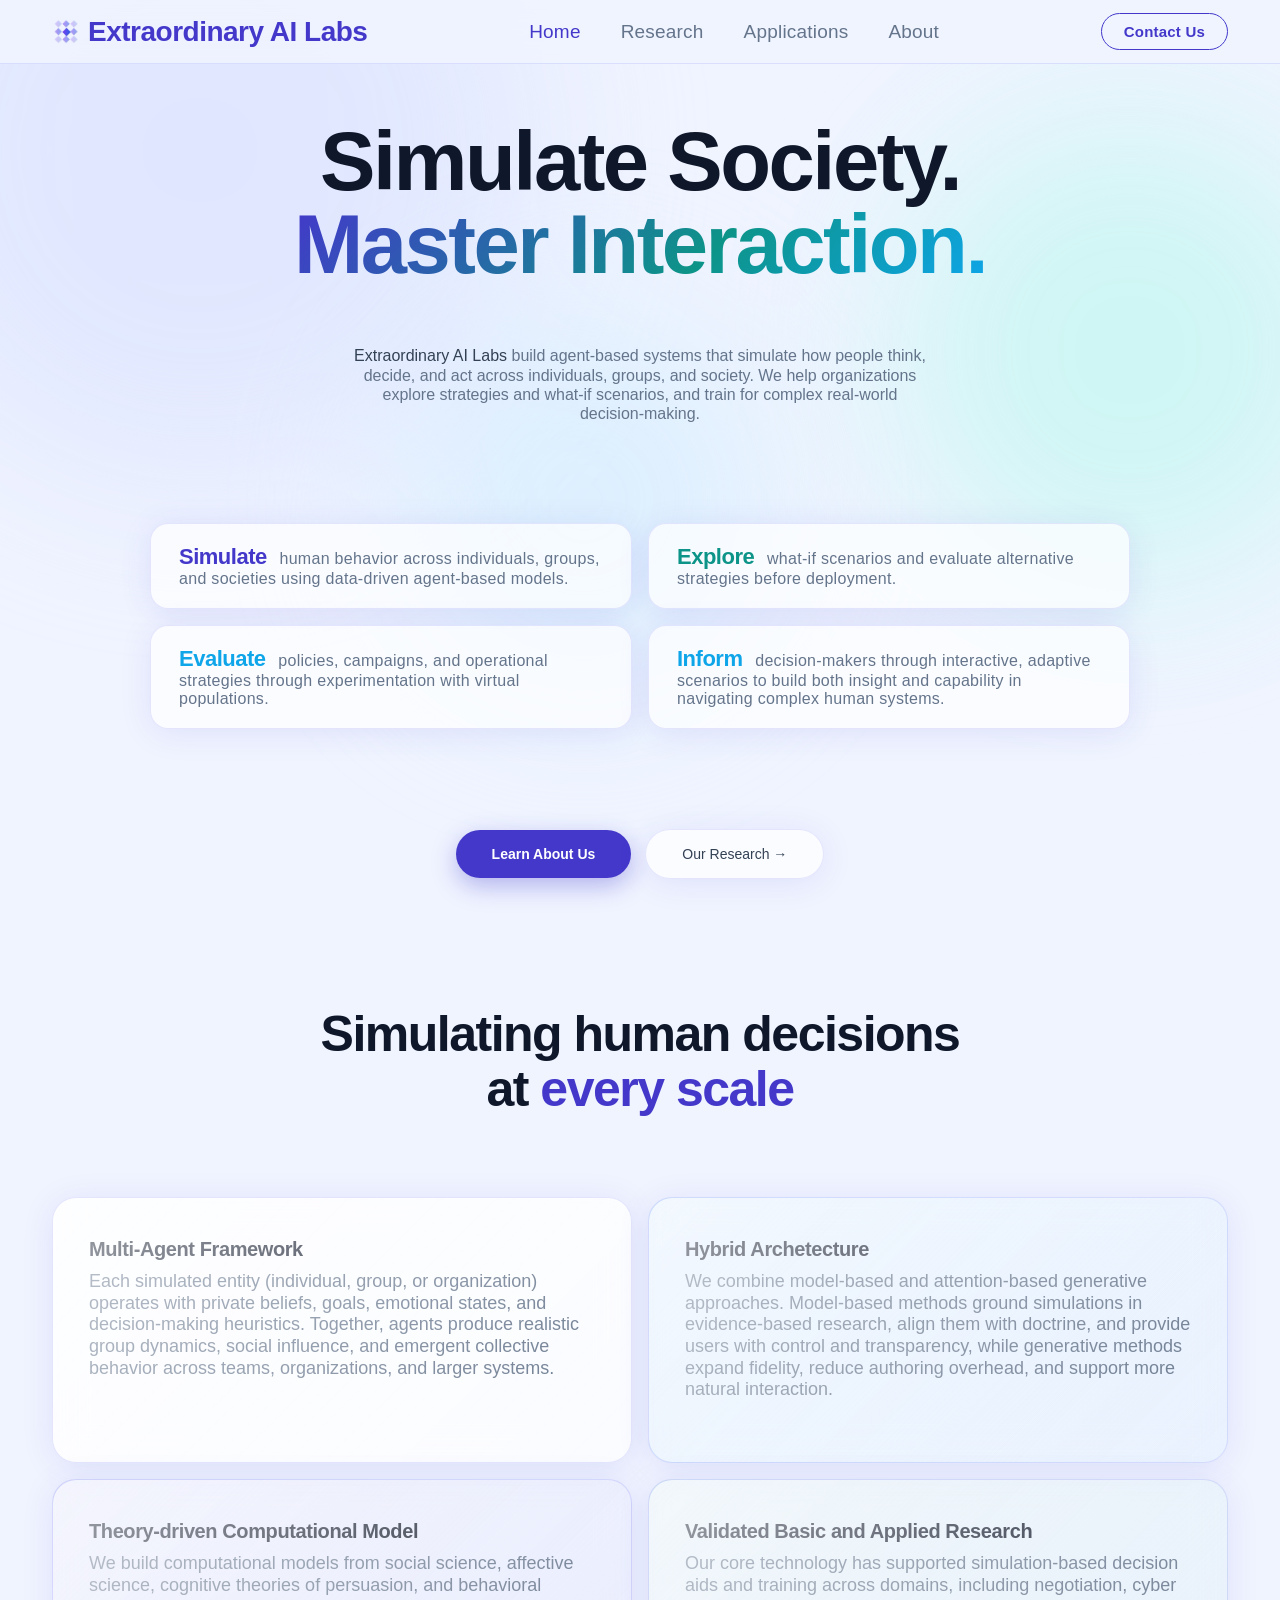
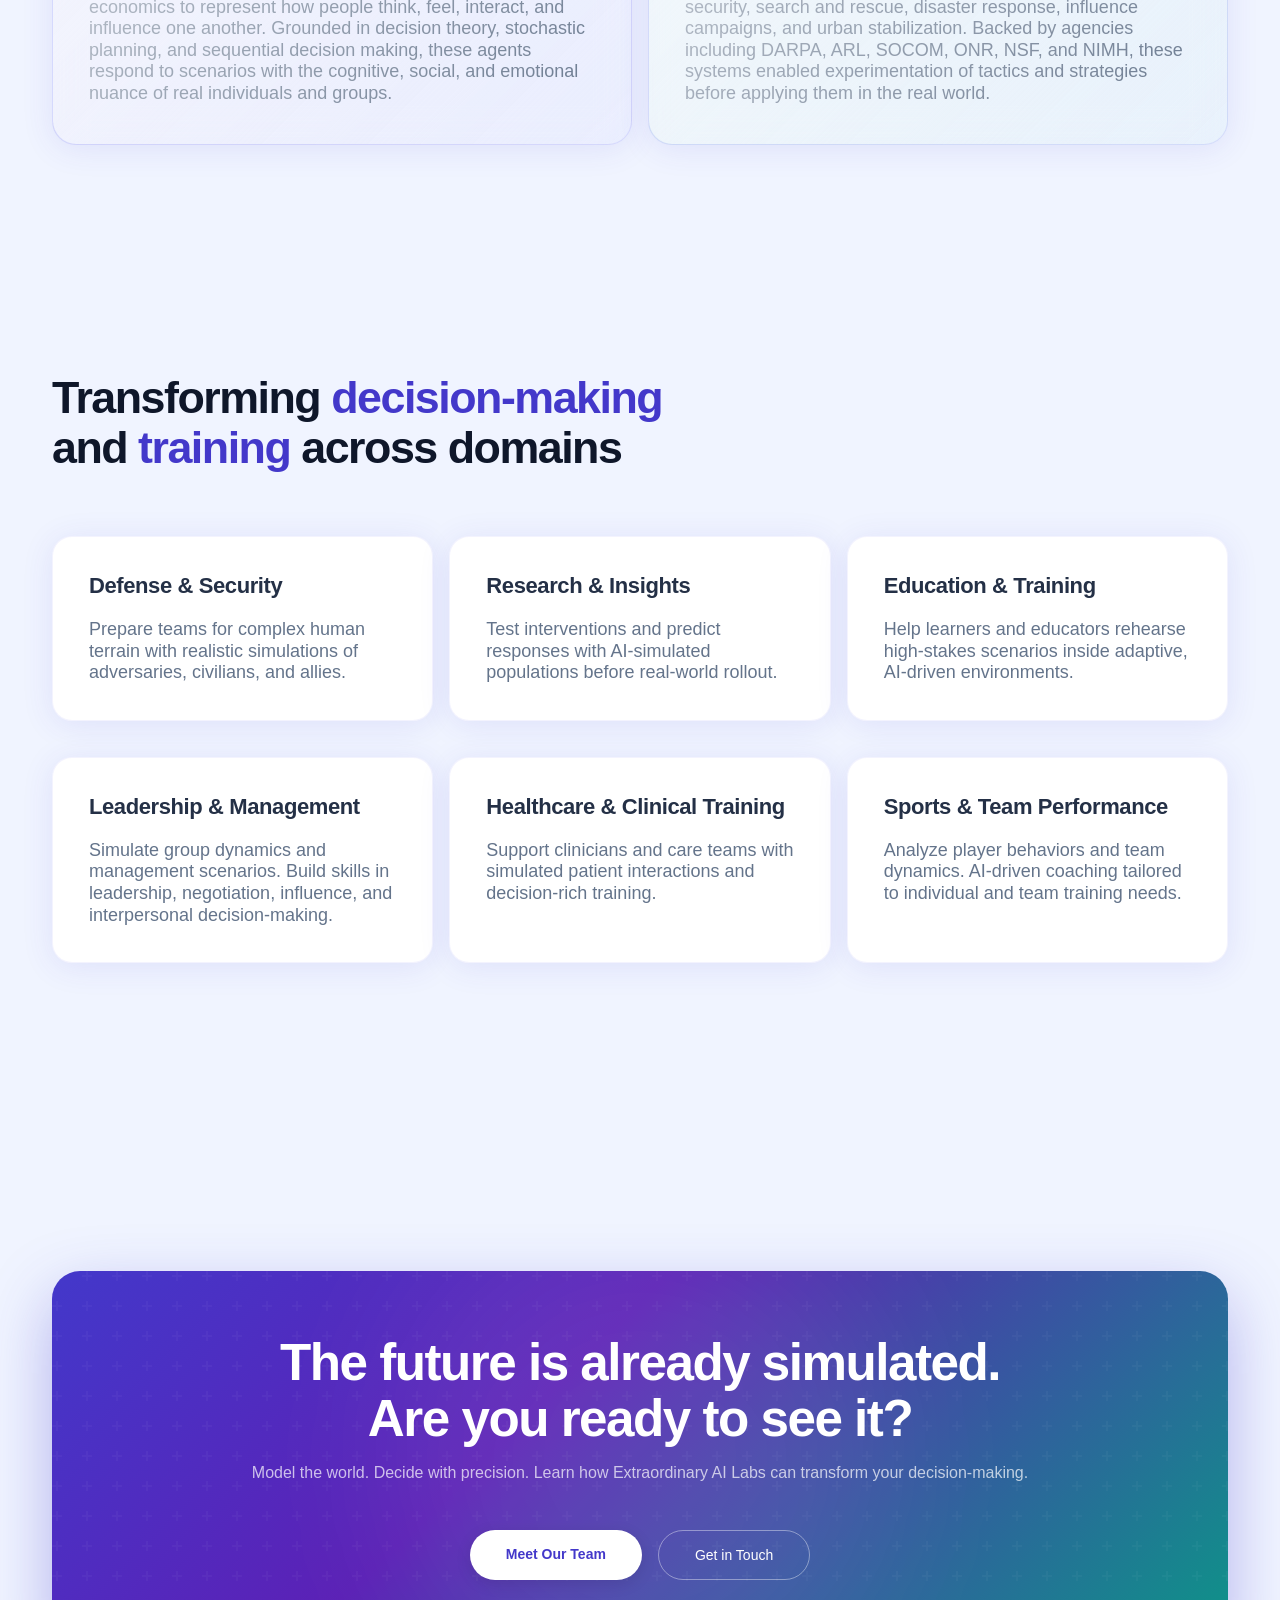
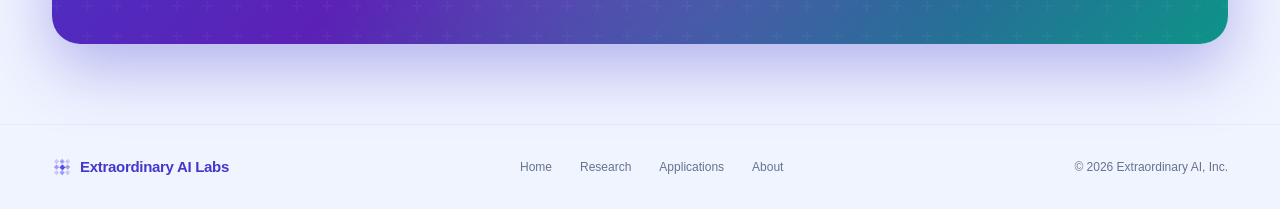
<file: index.html>
<!DOCTYPE html>
<html lang="en">
<head>
<meta charset="UTF-8">
<meta name="viewport" content="width=device-width, initial-scale=1.0">
<title>Extraordinary AI Labs — Human Behavior Simulation</title>
<link rel="stylesheet" href="styles.css">
</head>
<body>

<div class="bg-mesh">
  <div class="mesh-blob blob-1"></div>
  <div class="mesh-blob blob-2"></div>
  <div class="mesh-blob blob-3"></div>
</div>

<nav>
  <a href="index.html" class="logo"><img class="logo-mark" src="IMG/eail_logo_concepts-transparent.png" alt="Extraordinary AI Labs logo">Extraordinary AI Labs</a>
  <ul>
    <li><a href="index.html" class="active">Home</a></li>
    <li><a href="#research">Research</a></li>
    <li><a href="#applications">Applications</a></li>
    <li><a href="about.html">About</a></li>
  </ul>
  <a href="about.html#contact" class="nav-contact">Contact Us</a>
</nav>

<!-- ── HERO ── -->
<section class="hero">

  <h1>
    <span class="h1-dark">Simulate Society.</span><br>
    <span class="h1-gradient">Master Interaction.</span>
  </h1>

  <p class="hero-desc">
    <strong>Extraordinary AI Labs</strong> build agent-based systems that simulate how people think, decide, and act across individuals, groups, and society. We help organizations explore strategies and what-if scenarios, and train for complex real-world decision-making.
  </p>


  <div class="hero-stats">
    <div class="stat-card">
      <div class="stat-label"><span class="stat-lead sn-indigo">Simulate</span> human behavior across individuals, groups, and societies using data-driven agent-based models.</div>
    </div>
    <div class="stat-card">
      <div class="stat-label"><span class="stat-lead sn-teal">Explore</span> what-if scenarios and evaluate alternative strategies before deployment.</div>
    </div>
    <div class="stat-card">
      <div class="stat-label"><span class="stat-lead sn-sky">Evaluate</span> policies, campaigns, and operational strategies through experimentation with virtual populations.</div>
    </div>
    <div class="stat-card">
      <div class="stat-label"><span class="stat-lead sn-sky">Inform</span> decision-makers through interactive, adaptive scenarios to build both insight and capability in navigating complex human systems.</div>
    </div>
  </div>

  <div class="hero-actions">
    <a href="about.html" class="btn-primary"><span>Learn About Us</span></a>
    <a href="#research" class="btn-ghost">Our Research →</a>
  </div>

</section>

<!-- ── Research ── -->
<section class="bento-section" id="research">
  <div class="bento-header">
    <h2 class="bento-title">Simulating human decisions <br>at <span>every scale</span></h2>
    <!--p class="bento-sub">Our research combine behavioral science, multi-agent AI, and learning science to create training environments that mirror the complexity of real human situations.</p-->
  </div>

  <div class="tech-grid">

    <!-- Row 1, col 1: Autonomous Multi-Agent Dynamics -->
    <div class="bento-cell tech-cell-agents">
      <div class="cell-shimmer"></div>
      <div class="cell-title">Multi-Agent Framework</div>
      <div class="cell-desc">Each simulated entity (individual, group, or organization) operates with private beliefs, goals, emotional states, and decision-making heuristics. Together, agents produce realistic group dynamics, social influence, and emergent collective behavior across teams, organizations, and larger systems.</div>
    </div>

    <!-- Row 1, col 2: Computational Approach -->
    <div class="bento-cell accent-sky tech-cell-adaptive">
      <div class="cell-shimmer"></div>
      <div class="cell-title">Hybrid Archetecture</div>
      <div class="cell-desc">We combine model-based and attention-based generative approaches. Model-based methods ground simulations in evidence-based research, align them with doctrine, and provide users with control and transparency, while generative methods expand fidelity, reduce authoring overhead, and support more natural interaction.</div>
    </div>

    <!-- Row 2, col 1: Human Behavior Modeling -->
    <div class="bento-cell accent-indigo tech-cell-merged">
      <div class="cell-shimmer"></div>
      <div class="cell-title">Theory-driven Computational Model</div>
      <div class="cell-desc">We build computational models from social science, affective science, cognitive theories of persuasion, and behavioral economics to represent how people think, feel, interact, and influence one another. Grounded in decision theory, stochastic planning, and sequential decision making, these agents respond to scenarios with the cognitive, social, and emotional nuance of real individuals and groups.</div>
    </div>


    <!-- Row 2, col 2: Influence and Persuasion -->
    <div class="bento-cell accent-teal tech-cell-group">
      <div class="cell-shimmer"></div>
      <div class="cell-title">Validated Basic and Applied Research</div>
      <div class="cell-desc">Our core technology has supported simulation-based decision aids and training across domains, including negotiation, cyber security, search and rescue, disaster response, influence campaigns, and urban stabilization. Backed by agencies including DARPA, ARL, SOCOM, ONR, NSF, and NIMH, these systems enabled experimentation of tactics and strategies before applying them in the real world. </div>
    </div>

  </div>
</section>

<!-- ── APPLICATIONS ── -->
<section class="cases-section" id="applications">
  <div class="cases-header">
    <div>
      <h2 class="cases-title">Transforming <span>decision-making</span> and <span>training</span> across domains</h2>
    </div>
  </div>

  <div class="cases-grid">
    <div class="case-card">
      <div class="case-title">Defense &amp; Security</div>
      <div class="case-desc">Prepare teams for complex human terrain with realistic simulations of adversaries, civilians, and allies. </div>
    </div>
    <div class="case-card">
      <div class="case-title">Research &amp; Insights</div>
      <div class="case-desc">Test interventions and predict responses with AI-simulated populations before real-world rollout. </div>
    </div>
    <div class="case-card">
      <div class="case-title">Education &amp; Training</div>
      <div class="case-desc">Help learners and educators rehearse high-stakes scenarios inside adaptive, AI-driven environments. </div>
    </div>
    <div class="case-card">
      <div class="case-title">Leadership &amp; Management</div>
      <div class="case-desc">Simulate group dynamics and management scenarios. Build skills in leadership, negotiation, influence, and interpersonal decision-making.</div>
    </div>
    <div class="case-card">
      <div class="case-title">Healthcare &amp; Clinical Training</div>
      <div class="case-desc">Support clinicians and care teams with simulated patient interactions and decision-rich training. </div>
    </div>
    <div class="case-card">
      <div class="case-title">Sports &amp; Team Performance</div>
      <div class="case-desc">Analyze player behaviors and team dynamics. AI-driven coaching tailored to individual and team training needs. </div>
    </div>
  </div>
</section>

<!-- ── CTA ── -->
<section class="cta-section">
  <div class="cta-inner">
    <div class="cta-glow"></div>
    <h2 class="cta-title">The future is already simulated. <br>Are you ready to see it?</h2>
    <p class="cta-sub">Model the world. Decide with precision. Learn how Extraordinary AI Labs can transform your decision-making.</p>
    <div class="cta-buttons">
      <a href="about.html" class="btn-white">Meet Our Team</a>
      <a href="about.html#contact" class="btn-outline-white">Get in Touch</a>
    </div>
  </div>
</section>

<footer>
  <div class="footer-logo"><img class="footer-logo-mark" src="IMG/eail_logo_concepts-transparent.png" alt="Extraordinary AI Labs logo">Extraordinary AI Labs</div>
  <div class="footer-links">
    <a href="index.html">Home</a>
    <a href="#research">Research</a>
    <a href="#applications">Applications</a>
    <a href="about.html">About</a>
  </div>
  <div class="footer-copy">© 2026 Extraordinary AI, Inc.</div>
</footer>

<script>
  const nav = document.querySelector('nav');
  const navLinks = document.querySelectorAll('nav ul a');
  const sectionMap = {
    home: document.querySelector('.hero'),
    research: document.getElementById('research'),
    applications: document.getElementById('applications')
  };

  function setActiveNav(key) {
    navLinks.forEach((link) => {
      const href = link.getAttribute('href');
      const isActive =
        (key === 'home' && href === 'index.html') ||
        (key === 'research' && href === '#research') ||
        (key === 'applications' && href === '#applications');

      link.classList.toggle('active', isActive);
    });
  }

  function scrollToSection(target) {
    const navH = nav.getBoundingClientRect().height;
    const top = target.getBoundingClientRect().top + window.scrollY - navH - 24;
    window.scrollTo({ top, behavior: 'smooth' });
  }

  navLinks.forEach((link) => {
    const href = link.getAttribute('href');

    if (!href.startsWith('#')) {
      return;
    }

    link.addEventListener('click', (e) => {
      const id = href.slice(1);
      const target = document.getElementById(id);

      if (!target) {
        return;
      }

      e.preventDefault();
      setActiveNav(id);
      history.replaceState(null, '', `#${id}`);
      scrollToSection(target);
    });
  });

  const observer = new IntersectionObserver(
    (entries) => {
      const visibleEntry = entries
        .filter((entry) => entry.isIntersecting)
        .sort((a, b) => b.intersectionRatio - a.intersectionRatio)[0];

      if (visibleEntry) {
        setActiveNav(visibleEntry.target.dataset.nav);
      }
    },
    {
      rootMargin: '-20% 0px -55% 0px',
      threshold: [0.2, 0.4, 0.6]
    }
  );

  Object.entries(sectionMap).forEach(([key, section]) => {
    if (!section) {
      return;
    }

    section.dataset.nav = key;
    observer.observe(section);
  });

  if (window.location.hash === '#research') {
    setActiveNav('research');
  } else if (window.location.hash === '#applications') {
    setActiveNav('applications');
  } else {
    setActiveNav('home');
  }
</script>

</body>
</html>
</file>
<file: styles.css>
/* =============================================
   Extraordinary AI Labs — Shared Stylesheet
   ============================================= */

:root {
  --bg: #f0f4ff;
  --surface: #ffffff;
  --surface2: #e8eeff;
  --indigo: #4338ca;
  --indigo-light: #6366f1;
  --teal: #0d9488;
  --teal-light: #14b8a6;
  --sky: #0ea5e9;
  --pink: #e879f9;
  --text: #0f172a;
  --text2: #334155;
  --muted: #64748b;
  --border: rgba(99,102,241,0.15);
  --border2: rgba(99,102,241,0.08);
  --glass: rgba(255,255,255,0.7);
  --shadow: 0 4px 32px rgba(67,56,202,0.1);
  --shadow-lg: 0 12px 48px rgba(67,56,202,0.15);
  --nav-h: 64px; /* fixed nav height for scroll-margin */
}

* { margin: 0; padding: 0; box-sizing: border-box; }

html { scroll-behavior: smooth; }

body {
  background: var(--bg);
  color: var(--text);
  font-family: 'Helvetica Neue', Helvetica, Arial, sans-serif;
  font-weight: 300;
  overflow-x: hidden;
}

/* ── BACKGROUND MESH ── */
.bg-mesh {
  position: fixed; inset: 0;
  pointer-events: none; z-index: 0; overflow: hidden;
}
.mesh-blob {
  position: absolute; border-radius: 50%;
  filter: blur(80px); opacity: 0.45;
}
.blob-1 {
  width: 700px; height: 700px;
  background: radial-gradient(circle, #c7d2fe, #e0e7ff);
  top: -200px; left: -150px;
  animation: blobDrift 12s ease-in-out infinite;
}
.blob-2 {
  width: 500px; height: 500px;
  background: radial-gradient(circle, #99f6e4, #ccfbf1);
  top: 100px; right: -100px;
  animation: blobDrift 10s ease-in-out infinite 3s;
}
.blob-3 {
  width: 400px; height: 400px;
  background: radial-gradient(circle, #bae6fd, #e0f2fe);
  bottom: 200px; left: 30%;
  animation: blobDrift 14s ease-in-out infinite 6s;
}
@keyframes blobDrift {
  0%, 100% { transform: translate(0,0) scale(1); }
  33%       { transform: translate(30px,-20px) scale(1.05); }
  66%       { transform: translate(-20px,30px) scale(0.97); }
}

/* ── NAV ── */
nav {
  position: fixed; top: 0; left: 0; right: 0; z-index: 100;
  display: flex; align-items: center; justify-content: space-between;
  padding: 0 52px;
  height: var(--nav-h);
  background: rgba(240,244,255,0.88);
  backdrop-filter: blur(20px);
  border-bottom: 1px solid var(--border);
}
.logo {
  font-size: 28px; font-weight: 700; letter-spacing: -0.5px;
  color: var(--indigo); display: flex; align-items: center; gap: 8px;
  text-decoration: none; flex-shrink: 0;
}
.logo-mark {
  width: 28px;
  height: 28px;
  object-fit: contain;
  flex-shrink: 0;
}
@keyframes dotPulse {
  0%, 100% { transform: scale(1); opacity: 1; }
  50%       { transform: scale(1.4); opacity: 0.7; }
}
nav ul { list-style: none; display: flex; gap: 40px; }
nav a {
  font-size: 19px; font-weight: 400; text-decoration: none;
  color: var(--muted); letter-spacing: 0.2px; transition: color 0.2s;
}
nav a:hover { color: var(--indigo); }
nav a.active { color: var(--indigo); font-weight: 500; }
.nav-contact {
  font-size: 15px; font-weight: 600; text-decoration: none;
  border: 1.5px solid var(--indigo); color: var(--indigo);
  padding: 9px 22px; border-radius: 100px; transition: all 0.3s;
}
.nav-contact.active,
.nav-contact:hover { background: var(--indigo); color: white; }

/* ── SCROLL-MARGIN for anchored sections (accounts for fixed nav) ── */
section[id], div[id] {
  scroll-margin-top: calc(var(--nav-h) + 24px);
}

/* ── HERO ── */
.hero {
  position: relative; z-index: 1;
  min-height: 100vh;
  display: flex; flex-direction: column;
  align-items: center; justify-content: center;
  text-align: center;
  padding: 120px 52px 80px;
}
.hero-eyebrow {
  display: inline-flex; align-items: center; gap: 10px;
  background: var(--glass); border: 1px solid var(--border);
  backdrop-filter: blur(12px); border-radius: 100px;
  padding: 8px 20px 8px 8px; margin-bottom: 36px;
  box-shadow: var(--shadow); animation: fadeUp 0.5s ease both;
}
.eyebrow-chip {
  font-size: 10px; font-weight: 700; letter-spacing: 1px; text-transform: uppercase;
  background: linear-gradient(135deg, var(--indigo), var(--teal));
  color: white; border-radius: 100px; padding: 4px 12px;
}
.eyebrow-text { font-size: 12px; color: var(--muted); font-weight: 400; }

h1 {
  font-size: clamp(48px, 6.5vw, 84px);
  font-weight: 800; letter-spacing: -2.5px; line-height: 1.0;
  margin-bottom: 28px; animation: fadeUp 0.5s ease 0.1s both;
}
.h1-dark { color: var(--text); }
.h1-gradient {
  background: linear-gradient(135deg, var(--indigo) 0%, var(--teal) 60%, var(--sky) 100%);
  -webkit-background-clip: text; -webkit-text-fill-color: transparent;
  background-clip: text; display: block;
}
.hero-desc {
  font-size: 16px; color: var(--muted); line-height: 1.2;
  max-width: 580px; margin: 32px auto 72px; font-weight: 300;
  animation: fadeUp 0.5s ease 0.2s both;
}
.hero-desc strong { color: var(--text2); font-weight: 500; }
.hero-actions {
  display: flex; gap: 14px; align-items: center; justify-content: center;
  margin-top: 72px; margin-bottom: 0; animation: fadeUp 0.5s ease 0.3s both;
}

/* ── BUTTONS ── */
.btn-primary {
  font-size: 14px; font-weight: 600; text-decoration: none;
  background: var(--indigo); color: white; padding: 16px 36px;
  border-radius: 100px; transition: all 0.3s;
  box-shadow: 0 8px 24px rgba(67,56,202,0.35);
  position: relative; overflow: hidden;
}
.btn-primary::after {
  content: ''; position: absolute; inset: 0; border-radius: 100px;
  background: linear-gradient(135deg, var(--indigo-light), var(--teal));
  opacity: 0; transition: opacity 0.3s;
}
.btn-primary span { position: relative; z-index: 1; }
.btn-primary:hover::after { opacity: 1; }
.btn-primary:hover { transform: translateY(-2px); box-shadow: 0 12px 32px rgba(67,56,202,0.4); }

.btn-ghost {
  font-size: 14px; font-weight: 500; text-decoration: none;
  background: var(--glass); border: 1px solid var(--border);
  color: var(--text2); padding: 16px 36px; border-radius: 100px;
  backdrop-filter: blur(8px); transition: all 0.3s; box-shadow: var(--shadow);
}
.btn-ghost:hover {
  background: white; border-color: rgba(99,102,241,0.3);
  transform: translateY(-2px); box-shadow: var(--shadow-lg);
}

.btn-white {
  font-size: 14px; font-weight: 600; text-decoration: none;
  background: white; color: var(--indigo); padding: 16px 36px;
  border-radius: 100px; transition: all 0.3s;
  box-shadow: 0 4px 16px rgba(0,0,0,0.1);
}
.btn-white:hover { transform: translateY(-2px); box-shadow: 0 8px 24px rgba(0,0,0,0.15); }

.btn-outline-white {
  font-size: 14px; font-weight: 500; text-decoration: none;
  border: 1px solid rgba(255,255,255,0.4); color: white;
  padding: 16px 36px; border-radius: 100px; transition: all 0.3s;
}
.btn-outline-white:hover {
  background: rgba(255,255,255,0.1);
  border-color: rgba(255,255,255,0.6); transform: translateY(-2px);
}

/* ── STAT CARDS ── */
.hero-stats {
  display: grid;
  grid-template-columns: repeat(2, minmax(0, 1fr));
  gap: 16px;
  width: min(980px, 100%);
  align-items: stretch;
  margin-top: 28px;
  margin-bottom: 28px;
  animation: fadeUp 0.5s ease 0.4s both;
}
.stat-card {
  background: var(--glass); backdrop-filter: blur(16px);
  border: 1px solid var(--border); border-radius: 18px;
  padding: 20px 28px; text-align: center; box-shadow: var(--shadow);
  transition: transform 0.3s;
  height: 100%;
}
.stat-card:hover { transform: translateY(-4px); }
.sn-indigo { color: var(--indigo); }
.sn-teal   { color: var(--teal); }
.sn-sky    { color: var(--sky); }
.stat-label { font-size: 16px; color: var(--muted); font-weight: 400; letter-spacing: 0.3px; text-align: left; }
.stat-lead { font-size: 22px; font-weight: 800; letter-spacing: -0.5px; margin-right: 8px; }

/* ── SECTION CHIP ── */
.section-chip {
  display: inline-flex; align-items: center; gap: 6px;
  background: rgba(99,102,241,0.08); border: 1px solid rgba(99,102,241,0.18);
  border-radius: 100px; padding: 6px 14px;
  font-size: 11px; font-weight: 600; letter-spacing: 0.5px; text-transform: uppercase;
  color: var(--indigo); margin-bottom: 20px;
}

/* ── BENTO / TECHNOLOGY SECTION ── */
.bento-section {
  position: relative; z-index: 1;
  padding: 48px 52px 140px;
}
.bento-header {
  text-align: center; margin-bottom: 80px;
}
.bento-title {
  font-size: clamp(32px, 4vw, 50px);
  font-weight: 800; letter-spacing: -1.5px; line-height: 1.1; margin-bottom: 16px;
}
.bento-title span { color: var(--indigo); }
.bento-sub {
  font-size: 16px; color: var(--muted); max-width: 520px;
  margin: 0 auto; line-height: 1.2; font-weight: 300;
}

/* Tech grid: 3 columns, custom cell placement */
.tech-grid {
  display: grid;
  grid-template-columns: repeat(2, minmax(0, 1fr));
  grid-auto-rows: 1fr;
  gap: 16px;
  align-items: stretch;
}

/* Row 1: merged big card spans 2 cols, group-dynamics spans 1 col */
.tech-cell-merged   { grid-column: auto; grid-row: auto; }
.tech-cell-group    { grid-column: auto; grid-row: auto; }
/* Row 2: adaptive and group span equally */
.tech-cell-adaptive { grid-column: auto; grid-row: auto; }
.tech-cell-agents   { grid-column: auto; grid-row: auto; }

.bento-cell {
  background: var(--glass); backdrop-filter: blur(16px);
  border: 1px solid var(--border); border-radius: 24px;
  padding: 40px 36px; box-shadow: var(--shadow);
  transition: all 0.35s; position: relative; overflow: hidden;
  height: 100%;
}
.bento-cell:hover {
  box-shadow: var(--shadow-lg); transform: translateY(-4px);
  border-color: rgba(99,102,241,0.3);
}
.bento-cell.accent-indigo { background: linear-gradient(135deg, rgba(67,56,202,0.07), rgba(99,102,241,0.04)); }
.bento-cell.accent-teal   { background: linear-gradient(135deg, rgba(13,148,136,0.07), rgba(20,184,166,0.03)); }
.bento-cell.accent-sky    { background: linear-gradient(135deg, rgba(14,165,233,0.07), rgba(56,189,248,0.03)); }

.cell-shimmer {
  position: absolute; inset: 0; border-radius: 24px;
  background: linear-gradient(135deg, rgba(255,255,255,0.6), rgba(255,255,255,0));
  pointer-events: none;
}
.bento-icon-wrap {
  width: 52px; height: 52px; border-radius: 16px;
  display: flex; align-items: center; justify-content: center;
  margin-bottom: 24px; font-size: 22px;
}
.icon-indigo { background: rgba(67,56,202,0.1); }
.icon-teal   { background: rgba(13,148,136,0.1); }
.icon-sky    { background: rgba(14,165,233,0.1); }
.icon-pink   { background: rgba(232,121,249,0.1); }

.cell-title {
  font-size: 20px; font-weight: 700; letter-spacing: -0.4px;
  margin-bottom: 10px; color: var(--text);
}
.cell-desc {
  font-size: 18px; color: var(--muted); line-height: 1.2; font-weight: 300;
}

/* ── APPLICATIONS SECTION ── */
.cases-section { position: relative; z-index: 1; padding: 88px 52px 220px; }
.cases-header {
  display: flex; align-items: flex-end; justify-content: space-between;
  margin-bottom: 64px;
}
.cases-title {
  font-size: clamp(30px, 3.5vw, 46px); font-weight: 800;
  letter-spacing: -1.5px; max-width: 680px; line-height: 1.1;
}
.cases-title span { color: var(--indigo); }

.cases-grid {
  display: grid;
  grid-template-columns: repeat(3, 1fr);
  column-gap: 16px;
  row-gap: 36px;
}
/* 5 cards: first 3 in row 1, last 2 centered in row 2 */
.cases-grid .case-card:nth-child(4) { grid-column: 1; }
.cases-grid .case-card:nth-child(5) { grid-column: 2; }

.case-card {
  background: var(--surface); border: 1px solid var(--border2);
  border-radius: 20px; padding: 36px; box-shadow: var(--shadow);
  transition: all 0.3s; position: relative; overflow: hidden;
}
.case-card::before {
  content: ''; position: absolute; left: 0; top: 0; bottom: 0;
  width: 4px; border-radius: 4px 0 0 4px;
  background: linear-gradient(180deg, var(--indigo), var(--teal));
  opacity: 0; transition: opacity 0.3s;
}
.case-card:hover { transform: translateY(-4px); box-shadow: var(--shadow-lg); border-color: var(--border); }
.case-card:hover::before { opacity: 1; }
.case-tag {
  font-size: 10px; font-weight: 700; letter-spacing: 1px; text-transform: uppercase;
  color: var(--teal); background: rgba(13,148,136,0.08);
  border-radius: 100px; padding: 4px 12px; display: inline-block; margin-bottom: 16px;
}
.case-title {
  font-size: 22px; font-weight: 700; letter-spacing: -0.4px;
  margin-bottom: 20px; color: #243046;
}
.case-desc { font-size: 18px; color: var(--muted); line-height: 1.2; font-weight: 300; }

/* ── HOW IT WORKS ── */
.steps-section { position: relative; z-index: 1; padding: 0 52px 100px; }
.steps-header { text-align: center; margin-bottom: 56px; }
.steps-title {
  font-size: clamp(30px, 3.5vw, 46px); font-weight: 800;
  letter-spacing: -1.5px; line-height: 1.1;
}
.steps-title span { color: var(--teal); }
.steps-grid {
  display: grid; grid-template-columns: repeat(4, 1fr);
  gap: 16px; position: relative;
}
.steps-line {
  position: absolute; top: 58px; left: 12.5%; right: 12.5%; height: 1px;
  background: linear-gradient(90deg, transparent, var(--border), var(--indigo-light), var(--teal-light), var(--border), transparent);
}
.step-card {
  background: var(--surface); border: 1px solid var(--border2);
  border-radius: 20px; padding: 36px 24px 28px;
  text-align: center; box-shadow: var(--shadow); transition: all 0.3s;
}
.step-card:hover { transform: translateY(-6px); box-shadow: var(--shadow-lg); border-color: var(--border); }
.step-num {
  width: 44px; height: 44px; border-radius: 50%;
  background: linear-gradient(135deg, var(--indigo), var(--teal));
  color: white; font-size: 16px; font-weight: 800;
  display: flex; align-items: center; justify-content: center;
  margin: 0 auto 24px; box-shadow: 0 6px 20px rgba(67,56,202,0.35);
}
.step-title { font-size: 20px; font-weight: 700; letter-spacing: -0.3px; margin-bottom: 10px; }
.step-desc { font-size: 16px; color: var(--muted); line-height: 1.2; font-weight: 300; text-align: left; }

/* ── CTA BANNER ── */
.cta-section { position: relative; z-index: 1; padding: 88px 52px 80px; }
.cta-inner {
  background: linear-gradient(135deg, var(--indigo) 0%, #5b21b6 40%, var(--teal) 100%);
  border-radius: 28px; padding: 64px 80px; text-align: center;
  position: relative; overflow: hidden;
  box-shadow: 0 24px 64px rgba(67,56,202,0.35);
}
.cta-inner::before {
  content: ''; position: absolute; inset: 0;
  background: url("data:image/svg+xml,%3Csvg width='60' height='60' viewBox='0 0 60 60' xmlns='http://www.w3.org/2000/svg'%3E%3Cg fill='none'%3E%3Cg fill='%23ffffff' fill-opacity='0.03'%3E%3Cpath d='M36 34v-4h-2v4h-4v2h4v4h2v-4h4v-2h-4zm0-30V0h-2v4h-4v2h4v4h2V6h4V4h-4zM6 34v-4H4v4H0v2h4v4h2v-4h4v-2H6zM6 4V0H4v4H0v2h4v4h2V6h4V4H6z'/%3E%3C/g%3E%3C/g%3E%3C/svg%3E");
  pointer-events: none;
}
.cta-glow {
  position: absolute; width: 500px; height: 500px; border-radius: 50%;
  background: rgba(255,255,255,0.08); filter: blur(80px);
  top: 50%; left: 50%; transform: translate(-50%,-50%);
}
.cta-title {
  font-size: clamp(32px, 4vw, 52px); font-weight: 800; letter-spacing: -1.5px;
  color: white; line-height: 1.1; margin-bottom: 16px;
  position: relative; z-index: 1;
}
.cta-sub {
  font-size: 16px; color: rgba(255,255,255,0.7); margin-bottom: 48px;
  position: relative; z-index: 1; font-weight: 300;
}
.cta-buttons { display: flex; gap: 16px; justify-content: center; position: relative; z-index: 1; }

/* ── FOOTER (shared) ── */
footer {
  position: relative; z-index: 1;
  padding: 32px 52px; border-top: 1px solid var(--border2);
  display: flex; justify-content: space-between; align-items: center;
}
.footer-logo {
  display: flex;
  align-items: center;
  gap: 8px;
  font-size: 15px;
  font-weight: 800;
  color: var(--indigo);
  letter-spacing: -0.3px;
}
.footer-logo-mark {
  width: 20px;
  height: 20px;
  object-fit: contain;
  flex-shrink: 0;
}
.footer-links { display: flex; gap: 28px; }
.footer-links a {
  font-size: 12px; color: var(--muted); text-decoration: none;
  font-weight: 400; transition: color 0.2s;
}
.footer-links a:hover { color: var(--indigo); }
.footer-copy { font-size: 12px; color: var(--muted); }

/* ── ANIMATIONS ── */
@keyframes fadeUp {
  from { opacity: 0; transform: translateY(20px); }
  to   { opacity: 1; transform: translateY(0); }
}

@media (max-width: 1100px) {
  nav {
    padding: 0 28px;
  }

  .logo {
    font-size: 24px;
  }

  nav ul {
    gap: 28px;
  }

  nav a {
    font-size: 17px;
  }

  .nav-contact {
    font-size: 14px;
    padding: 8px 18px;
  }

  .hero-stats {
    grid-template-columns: repeat(2, minmax(0, 1fr));
  }

  .cases-grid {
    grid-template-columns: repeat(2, minmax(0, 1fr));
  }

  .cases-grid .case-card:nth-child(4),
  .cases-grid .case-card:nth-child(5) {
    grid-column: auto;
  }

  .steps-grid {
    grid-template-columns: repeat(2, 1fr);
  }

  .steps-line {
    display: none;
  }

  .mission-inner {
    grid-template-columns: 1fr;
    gap: 40px;
  }

  .mission-right {
    align-items: flex-start;
  }

  .mission-title {
    margin-left: 0;
  }

  .founders-grid {
    grid-template-columns: repeat(2, 1fr);
  }

  .cta-inner,
  .contact-inner {
    padding: 56px 48px;
  }
}

@media (max-width: 900px) {
  nav {
    flex-wrap: wrap;
    gap: 14px 20px;
    height: auto;
    padding: 14px 24px;
  }

  nav ul {
    order: 3;
    width: 100%;
    justify-content: center;
    flex-wrap: wrap;
    gap: 12px 20px;
  }

  nav a {
    font-size: 16px;
  }

  .nav-contact {
    margin-left: auto;
    font-size: 14px;
    padding: 8px 18px;
  }

  .hero,
  .bento-section,
  .cases-section,
  .steps-section,
  .cta-section,
  .page-hero,
  .one-liner-wrap,
  .mission-section,
  .founders-section,
  .values-section,
  .contact-section,
  footer {
    padding-left: 24px;
    padding-right: 24px;
  }

  .hero {
    padding-top: 140px;
  }

  .hero-actions {
    margin-top: 48px;
  }

  .one-liner-card,
  .mission-inner,
  .cta-inner,
  .contact-inner {
    padding-left: 32px;
    padding-right: 32px;
  }

  .cases-header {
    display: block;
    margin-bottom: 48px;
  }

  .cases-title {
    max-width: 100%;
  }

  .case-card,
  .bento-cell,
  .step-card,
  .founder-body {
    padding-left: 28px;
    padding-right: 28px;
  }

  section[id],
  div[id] {
    scroll-margin-top: 112px;
  }

  .values-grid {
    grid-template-columns: 1fr;
  }
}

@media (max-width: 640px) {
  .hero-stats {
    grid-template-columns: 1fr;
  }

  nav {
    padding: 12px 16px;
  }

  .logo {
    font-size: 20px;
  }

  .logo-mark {
    width: 22px;
    height: 22px;
  }

  nav ul {
    gap: 10px 14px;
  }

  nav a {
    font-size: 15px;
  }

  .nav-contact {
    width: 100%;
    text-align: center;
    margin-left: 0;
    font-size: 15px;
  }

  .hero {
    padding: 128px 16px 64px;
  }

  h1 {
    font-size: clamp(38px, 12vw, 58px);
    letter-spacing: -1.6px;
  }

  .hero-desc,
  .bento-sub,
  .case-desc,
  .step-desc,
  .founder-bio,
  .mission-text {
    font-size: 15px;
  }

  .hero-actions,
  .cta-buttons {
    flex-direction: column;
    width: 100%;
  }

  .hero-actions {
    margin-top: 36px;
  }

  .btn-primary,
  .btn-ghost,
  .btn-white,
  .btn-outline-white {
    width: 100%;
    text-align: center;
  }

  .bento-section,
  .cases-section,
  .steps-section,
  .cta-section,
  .page-hero,
  .one-liner-wrap,
  .mission-section,
  .founders-section,
  .values-section,
  .contact-section,
  footer {
    padding-left: 16px;
    padding-right: 16px;
  }

  .tech-grid,
  .cases-grid,
  .steps-grid,
  .founders-grid {
    grid-template-columns: 1fr;
  }

  .bento-cell,
  .case-card,
  .step-card,
  .value-card {
    padding-left: 24px;
    padding-right: 24px;
  }

  .page-hero {
    padding-top: 112px;
    padding-bottom: 40px;
  }

  .page-title {
    font-size: clamp(32px, 10vw, 46px);
    letter-spacing: -1.2px;
  }

  .one-liner-card,
  .mission-inner,
  .cta-inner,
  .contact-inner {
    padding: 28px 24px;
  }

  .bento-cell,
  .case-card,
  .step-card,
  .founder-body {
    padding: 24px 22px;
  }

  .mission-label {
    font-size: 16px;
  }

  .mission-accent-line {
    width: 220px;
  }

  .mission-title {
    font-size: 34px;
  }

  .mv-chip {
    font-size: 15px;
  }

  .founder-img-wrap {
    height: 320px;
  }

  section[id],
  div[id] {
    scroll-margin-top: 156px;
  }

  .footer-links,
  footer {
    flex-direction: column;
    align-items: flex-start;
    gap: 16px;
  }
}
.fade-up   { animation: fadeUp 0.6s ease both; }
.fade-up-1 { animation-delay: 0.1s; }
.fade-up-2 { animation-delay: 0.2s; }
.fade-up-3 { animation-delay: 0.3s; }

/* ── ABOUT PAGE ── */

/* Page Hero */
.page-hero {
  position: relative; z-index: 1;
  padding: 180px 52px 60px;
  text-align: left;
  max-width: 900px; margin: 0 auto;
}
.page-title {
  font-size: clamp(38px, 5vw, 58px);
  font-weight: 800; letter-spacing: -2px; line-height: 1.15;
  margin-bottom: 0; color: var(--text);
}
.page-title span {
  background: linear-gradient(135deg, var(--indigo), var(--teal));
  -webkit-background-clip: text; -webkit-text-fill-color: transparent;
  background-clip: text;
}

/* One-liner */
.one-liner-wrap {
  position: relative; z-index: 1;
  padding: 0 52px 80px;
  max-width: 1100px; margin: 0 auto;
}
.one-liner-card {
  background: linear-gradient(135deg, var(--indigo) 0%, #5b21b6 50%, var(--teal) 100%);
  border-radius: 28px; padding: 56px 72px;
  text-align: center; position: relative; overflow: hidden;
  box-shadow: 0 24px 64px rgba(67,56,202,0.3);
}
.one-liner-card::before {
  content: ''; position: absolute; inset: 0;
  background: url("data:image/svg+xml,%3Csvg width='40' height='40' viewBox='0 0 40 40' xmlns='http://www.w3.org/2000/svg'%3E%3Cg fill='%23ffffff' fill-opacity='0.04'%3E%3Ccircle cx='20' cy='20' r='1'/%3E%3C/g%3E%3C/svg%3E");
  pointer-events: none;
}
.one-liner-glow {
  position: absolute; width: 400px; height: 300px; border-radius: 50%;
  background: rgba(255,255,255,0.1); filter: blur(60px);
  top: 50%; left: 50%; transform: translate(-50%,-50%);
}
.one-liner-text {
  font-size: clamp(17px, 2vw, 24px); font-weight: 500;
  color: white; line-height: 1.6;
  position: relative; z-index: 1; font-style: italic;
}
.quote-mark {
  font-size: 80px; line-height: 0.5; color: rgba(255,255,255,0.2);
  font-family: Georgia, serif; display: block; margin-bottom: 16px;
  position: relative; z-index: 1;
}

/* Mission */
.mission-section { position: relative; z-index: 1; padding: 64px 52px 140px; }
.mission-inner {
  display: grid; grid-template-columns: 560px 1fr; gap: 72px;
  max-width: 1100px; margin: 0 auto;
  background: var(--glass); backdrop-filter: blur(16px);
  border: 1px solid var(--border); border-radius: 28px;
  padding: 56px; box-shadow: var(--shadow);
}
.mission-label {
  font-size: 20px; font-weight: 700; letter-spacing: 2px; text-transform: uppercase;
  color: var(--indigo);
}
.mission-accent-line {
  width: 320px; height: 3px;
  background: linear-gradient(90deg, var(--indigo), var(--teal));
  border-radius: 2px; margin-top: 12px; margin-bottom: 24px;
}
.mission-visual {
  display: flex;
  flex-direction: column;
  gap: 0;
  margin-top: 4px;
}
.mv-chip {
  display: flex;
  align-items: center;
  gap: 10px;
  padding: 12px 0;
  border-bottom: 1px solid rgba(99,102,241,0.14);
  font-size: 17px;
  font-weight: 300;
  color: var(--text2);
}
.mv-chip:first-child {
  border-top: 1px solid rgba(99,102,241,0.14);
}
.mv-icon {
  font-size: 20px;
  width: 30px;
  text-align: center;
  opacity: 0.9;
}
.mission-right {
  display: flex;
  flex-direction: column;
  justify-content: center;
}
.mission-title {
  font-size: 44px; font-weight: 800; letter-spacing: -1px;
  line-height: 1.15; margin-bottom: 24px; color: #56657f;
  margin-left: 20px;
}
.mission-title span { color: var(--indigo); }
.mission-text { font-size: 15.5px; color: var(--text2); line-height: 1.88; font-weight: 300; }

/* Founders */
.founders-section { position: relative; z-index: 1; padding: 0 52px 90px; }
.founders-header { text-align: center; margin-bottom: 72px; }
.founders-title {
  font-size: clamp(30px, 4vw, 46px); font-weight: 800;
  letter-spacing: -1.5px; line-height: 1.1; margin-bottom: 12px;
}
.founders-title span { color: var(--teal); }
.founders-sub {
  font-size: 16px; color: var(--muted); max-width: 620px;
  margin: 24px auto 36px; font-weight: 300; line-height: 1.2;
}
.founders-grid {
  display: grid; grid-template-columns: repeat(2, minmax(0, 1fr));
  column-gap: 36px; row-gap: 40px; max-width: 900px; margin: 0 auto;
}
.founder-card {
  background: var(--surface); border: 1px solid var(--border2);
  border-radius: 28px; overflow: hidden; box-shadow: var(--shadow);
  transition: all 0.35s; display: flex; flex-direction: column;
}
.founder-card:hover { box-shadow: var(--shadow-lg); transform: translateY(-6px); border-color: var(--border); }
.founder-img-wrap {
  position: relative; overflow: hidden; height: 420px;
  background: linear-gradient(135deg, #e0e7ff, #ccfbf1);
}
.founder-img-wrap::after {
  content: ''; position: absolute; bottom: 0; left: 0; right: 0;
  height: 100px;
  background: linear-gradient(to bottom, transparent, var(--surface));
}
.founder-img {
  width: 100%; height: 100%; object-fit: cover; object-position: center top;
  transition: transform 0.5s ease; display: block;
}
.founder-card:hover .founder-img { transform: scale(1.04); }
.founder-avatar-fallback {
  width: 100%; height: 100%;
  display: none; align-items: center; justify-content: center;
  font-size: 80px; color: rgba(67,56,202,0.2);
}
.founder-body { padding: 32px 36px 36px; flex: 1; display: flex; flex-direction: column; }
.founder-role-tag {
  font-size: 10px; font-weight: 700; letter-spacing: 1.5px; text-transform: uppercase;
  color: var(--teal); background: rgba(13,148,136,0.08);
  border-radius: 100px; padding: 4px 12px; display: inline-block;
  margin-bottom: 14px; align-self: flex-start;
}
.founder-name { font-size: 26px; font-weight: 800; letter-spacing: -0.8px; margin-bottom: 4px; color: var(--text); }
.founder-title { font-size: 15px; font-weight: 500; color: var(--indigo); margin-bottom: 18px; }
.founder-bio { font-size: 16px; color: var(--muted); line-height: 1.2; font-weight: 300; flex: 1; }
.founder-divider {
  width: 32px; height: 2px;
  background: linear-gradient(90deg, var(--indigo), var(--teal));
  border-radius: 2px; margin: 16px 0;
}

/* Values */
.values-section { position: relative; z-index: 1; padding: 0 52px 90px; }
.values-header { text-align: center; margin-bottom: 44px; }
.values-title { font-size: clamp(26px, 3.5vw, 42px); font-weight: 800; letter-spacing: -1.5px; line-height: 1.1; }
.values-title span { color: var(--indigo); }
.values-grid { display: grid; grid-template-columns: repeat(2, 1fr); gap: 16px; max-width: 900px; margin: 0 auto; }
.value-card {
  background: var(--glass); backdrop-filter: blur(16px);
  border: 1px solid var(--border); border-radius: 20px;
  padding: 32px; box-shadow: var(--shadow); transition: all 0.3s; text-align: center;
}
.value-card:hover { transform: translateY(-4px); box-shadow: var(--shadow-lg); border-color: rgba(99,102,241,0.3); }
.value-icon { font-size: 32px; margin-bottom: 16px; }
.value-title { font-size: 17px; font-weight: 700; letter-spacing: -0.3px; margin-bottom: 8px; }
.value-desc { font-size: 13px; color: var(--muted); line-height: 1.72; font-weight: 300; }

/* Contact */
.contact-section { position: relative; z-index: 1; padding: 0 52px 80px; }
.contact-inner {
  background: linear-gradient(135deg, var(--indigo) 0%, #5b21b6 40%, var(--teal) 100%);
  border-radius: 28px; padding: 56px 64px;
  text-align: center; position: relative; overflow: hidden;
  box-shadow: 0 24px 64px rgba(67,56,202,0.35);
  display: flex; flex-direction: column; align-items: center;
}
.contact-inner::before {
  content: ''; position: absolute; inset: 0;
  background: url("data:image/svg+xml,%3Csvg width='60' height='60' viewBox='0 0 60 60' xmlns='http://www.w3.org/2000/svg'%3E%3Cg fill='none'%3E%3Cg fill='%23ffffff' fill-opacity='0.03'%3E%3Cpath d='M36 34v-4h-2v4h-4v2h4v4h2v-4h4v-2h-4zm0-30V0h-2v4h-4v2h4v4h2V6h4V4h-4zM6 34v-4H4v4H0v2h4v4h2v-4h4v-2H6zM6 4V0H4v4H0v2h4v4h2V6h4V4H6z'/%3E%3C/g%3E%3C/g%3E%3C/svg%3E');
  pointer-events: none;
}
.contact-glow {
  position: absolute; width: 500px; height: 500px; border-radius: 50%;
  background: rgba(255,255,255,0.08); filter: blur(80px);
  top: 50%; left: 50%; transform: translate(-50%,-50%);
}
.contact-title {
  font-size: clamp(32px, 4vw, 52px); font-weight: 800; letter-spacing: -1.5px;
  color: white; line-height: 1.1; margin-bottom: 14px; position: relative; z-index: 1;
}
.contact-sub {
  font-size: 16px; color: rgba(244,247,255,0.92); margin-bottom: 40px;
  position: relative; z-index: 1; font-weight: 300; max-width: 500px;
}
.contact-email {
  display: inline-flex; align-items: center; gap: 12px;
  background: rgba(255,255,255,0.92); border: 1px solid rgba(255,255,255,0.75);
  border-radius: 16px; padding: 18px 36px;
  font-size: 17px; font-weight: 600; color: var(--indigo); text-decoration: none;
  transition: all 0.3s; position: relative; z-index: 1; backdrop-filter: blur(8px);
}
.contact-email:hover {
  background: white; border-color: white;
  transform: translateY(-2px);
}
.contact-email-icon { font-size: 20px; }
</file>
